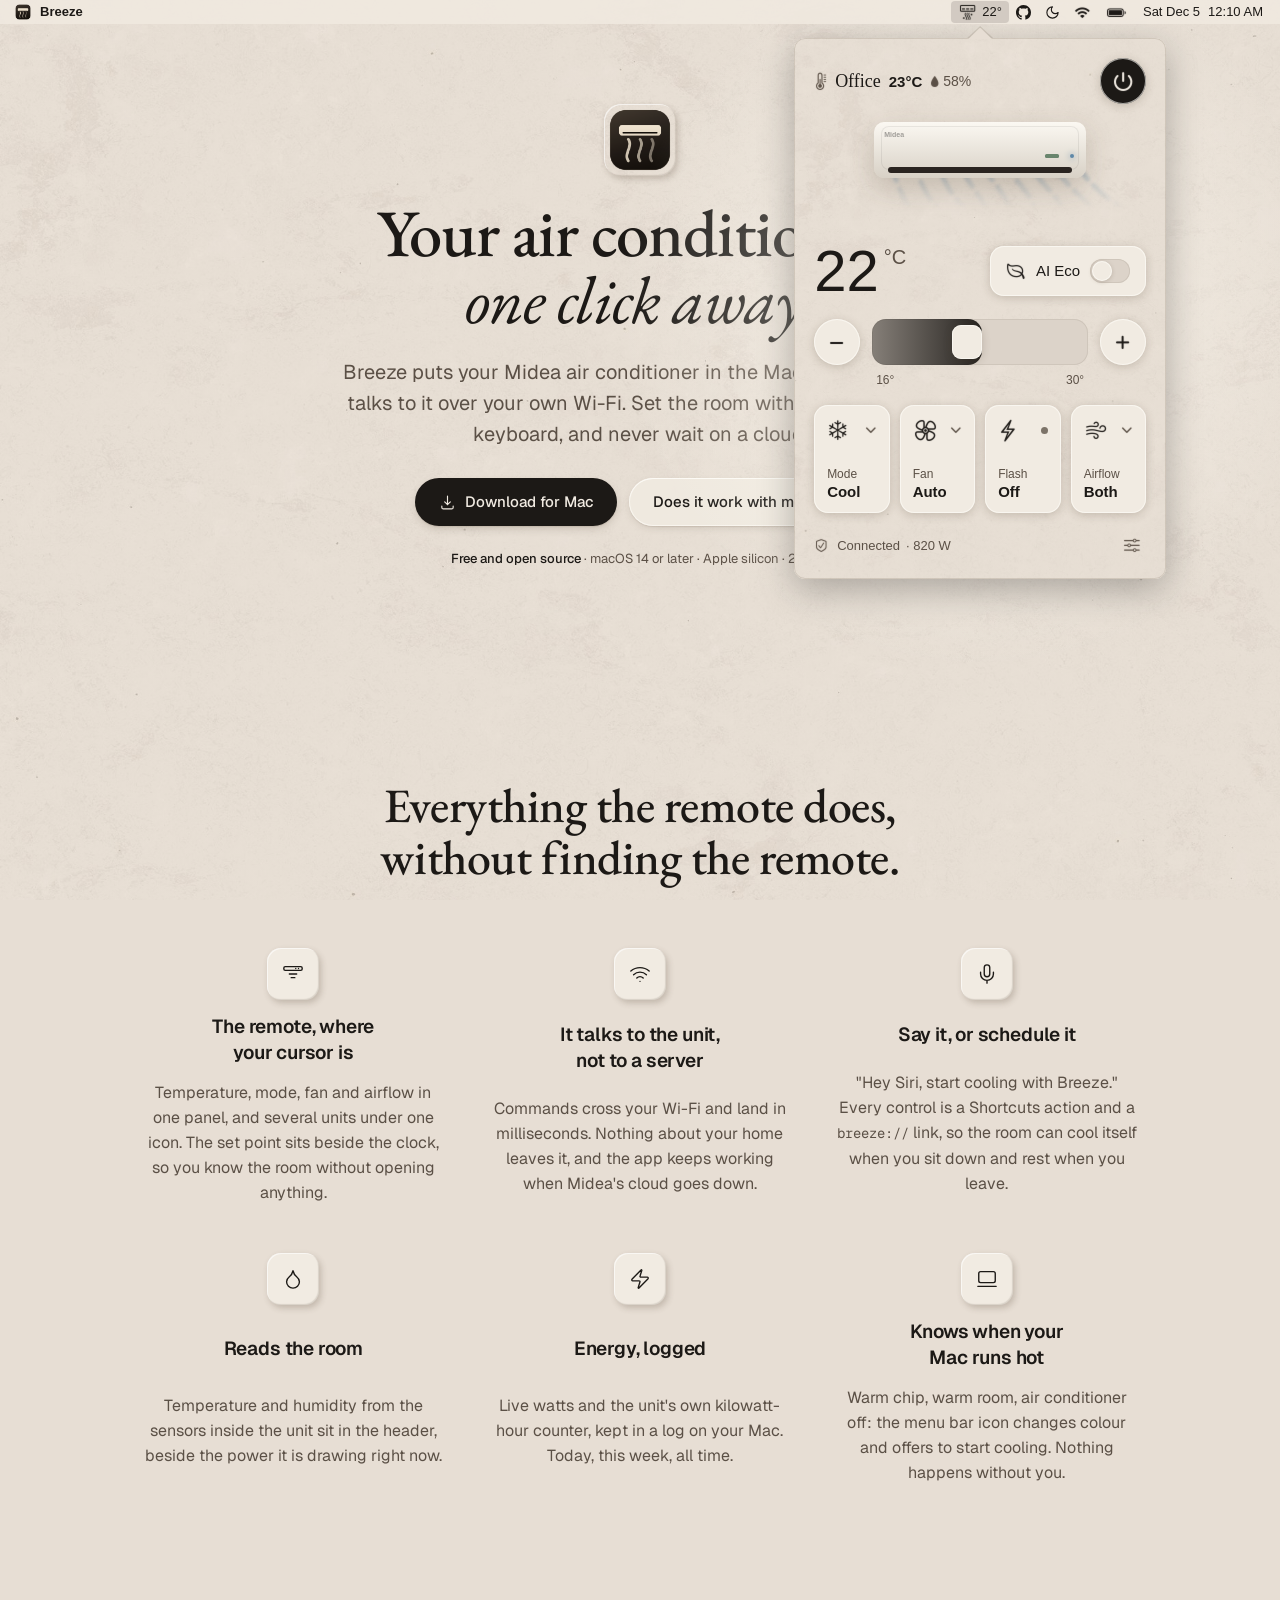
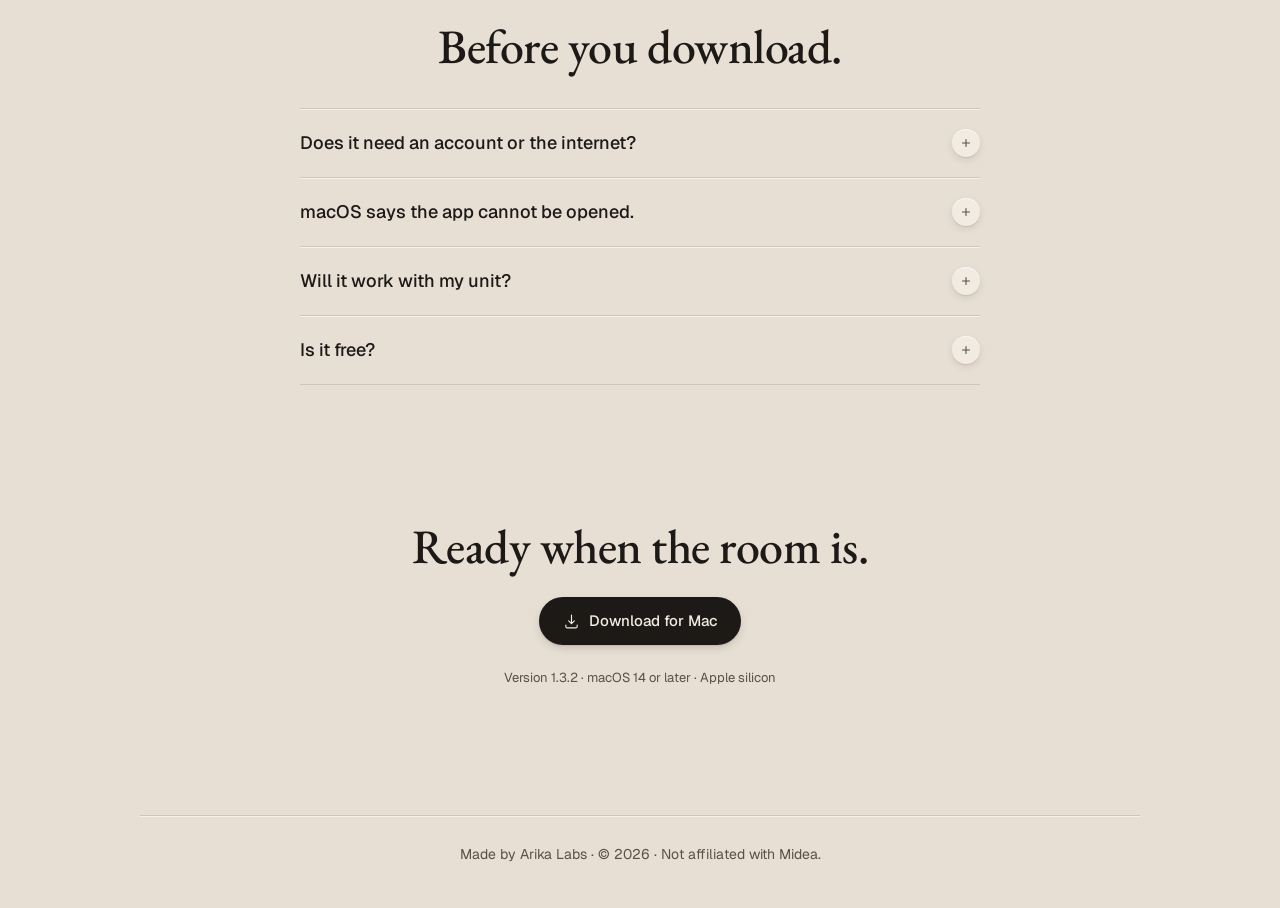
<file: site/index.html>
<!doctype html>
<html lang="en">
<head>
<meta charset="utf-8">
<meta name="viewport" content="width=device-width, initial-scale=1, viewport-fit=cover">
<!-- artifact:head -->
<title>Breeze</title>
<meta name="description" content="Breeze puts your Midea air conditioner in the Mac menu bar and talks to it over your own Wi-Fi. Free and open source, by Arika Labs.">
<link rel="icon" href="assets/icon.png" type="image/png">
<link rel="apple-touch-icon" href="assets/icon.png">
<meta property="og:type" content="website">
<meta property="og:title" content="Breeze">
<meta property="og:description" content="Your air conditioner, one click away. A Mac menu bar app for Midea units, by Arika Labs.">
<meta property="og:url" content="https://breeze.arikalabs.com/">
<meta property="og:image" content="https://breeze.arikalabs.com/assets/icon.png">
<meta name="twitter:card" content="summary">
<link rel="stylesheet" href="https://fonts.googleapis.com/css2?family=EB+Garamond:ital,wght@0,400;0,500;1,400;1,500&family=Geist:wght@400;500;600&family=Geist+Mono&display=swap">
<link rel="stylesheet" href="assets/site.css">
<style>
/* The stone is painted here, in the page, so its relative paths resolve against the document in every browser; the scan shows at four tenths under a wash of the ground colour. */
:root{--stone:url("assets/stone-light.jpg")}
@media (prefers-color-scheme:dark){ :root:not([data-theme="light"]){--stone:url("assets/stone-dark.jpg")} }
:root[data-theme="dark"]{--stone:url("assets/stone-dark.jpg")}
body{background:linear-gradient(var(--wash),var(--wash)) 0 0 / 100% 100% fixed,var(--stone) 0 0 / 1400px repeat fixed var(--surface)}
.sheet{background:linear-gradient(var(--wash),var(--wash)),var(--stone) center / 1400px var(--surface)}
</style>
<style>
/* panel:css */
/* The Breeze panel, measured from Sources/Breeze/*.swift. Points become CSS pixels; SwiftUI shadow radius r becomes a CSS blur of 2r. */
.bz{position:relative;width:372px;height:541px;box-sizing:border-box;padding:20px;display:flex;flex-direction:column;border-radius:11px;box-shadow:inset 0 0 0 1px var(--pop-edge);background:linear-gradient(var(--wash),var(--wash)) 0 0 / 100% 100%,var(--stone) 0 0 / 960px repeat var(--surface);color:var(--ink);font:400 15px/normal -apple-system,BlinkMacSystemFont,"SF Pro Text","Helvetica Neue",sans-serif;text-align:left;letter-spacing:normal;user-select:none;-webkit-user-select:none;--cool:#5f88a8;--heat:#b5593b;--shadow:rgba(74,58,40,.22);--air:var(--cool)}
:root[data-theme="dark"] .bz{--cool:#a9c4da;--heat:#e8907c;--shadow:rgba(0,0,0,.6)}
@media (prefers-color-scheme:dark){ :root:not([data-theme="light"]) .bz{--cool:#a9c4da;--heat:#e8907c;--shadow:rgba(0,0,0,.6)} }
.bz *{box-sizing:border-box}
:where(.bz button){font:inherit;color:inherit;border:0;padding:0;margin:0;background:none;cursor:default;-webkit-appearance:none;appearance:none}
.bz button:focus-visible{outline:2px solid var(--ink);outline-offset:2px}
.sym{display:inline-block;flex:none;background:currentColor;-webkit-mask-image:var(--i);-webkit-mask-size:100% 100%;-webkit-mask-repeat:no-repeat;-webkit-mask-position:center;mask-image:var(--i);mask-size:100% 100%;mask-repeat:no-repeat;mask-position:center}
.bz-sp{flex:1}
.bz-key{background:var(--raised);box-shadow:inset 0 0 0 1px var(--edge),0 2px 10px var(--shadow);transition:background .15s ease}
.bz-key:hover{background:var(--selected)}
.bz-round{width:46px;height:46px;border-radius:50%;display:grid;place-items:center;flex:none}

/* Symbols: the exact SF Symbol rendered at the size and weight the view uses; width and height are the symbol's own point size. */
.s-therm{--i:url([data-uri]);width:13px;height:20px}
.s-drop{--i:url([data-uri]);width:10px;height:13px}
.s-power{--i:url([data-uri]);width:23px;height:23px}
.s-minus{--i:url([data-uri]);width:18px;height:5px}
.s-plus{--i:url([data-uri]);width:18px;height:16px}
.s-leaf{--i:url([data-uri]);width:20px;height:18px}
.s-snowflake{--i:url([data-uri]);width:22px;height:22px}
.s-sun{--i:url([data-uri]);width:26px;height:24px}
.s-dry{--i:url([data-uri]);width:18px;height:22px}
.s-fan{--i:url([data-uri]);width:26px;height:24px}
.s-auto{--i:url([data-uri]);width:25px;height:22px}
.s-bolt{--i:url([data-uri]);width:20px;height:25px}
.s-wind{--i:url([data-uri]);width:25px;height:20px}
.s-chev{--i:url([data-uri]);width:12px;height:8px}
.s-shield{--i:url([data-uri]);width:15px;height:15px}
.s-sliders{--i:url([data-uri]);width:20px;height:16px}

/* Header */
.bz-head{display:flex;align-items:center;gap:8px;height:46px;flex:none}
.bz-head .s-therm{color:var(--ink-muted)}
.bz-name{font:400 18px/normal ui-serif,-apple-system-ui-serif,"New York","Iowan Old Style",Georgia,serif}
.bz-room{font-weight:600}
.bz-hum{display:flex;align-items:center;gap:3px;font-size:14px;color:var(--ink-muted);font-variant-numeric:tabular-nums}
.bz-power.on,.bz-power.on:hover{background:var(--primary);color:var(--on-primary)}

/* Hero: the unit and the air beneath it */
.bz-hero{position:relative;height:132px;flex:none}
.bz-unit{position:absolute;left:60px;top:18px;width:212px;height:56px;border-radius:10px;background:linear-gradient(#fbf8f2,#d8d1c6);box-shadow:0 10px 28px var(--shadow)}
.bz-inner{position:absolute;left:7px;top:4px;width:198px;height:44px;border-radius:8px;box-shadow:inset 0 0 0 1px rgba(0,0,0,.07)}
.bz-vent{position:absolute;left:14px;top:45px;width:184px;height:6px;border-radius:3px;background:#2a2420}
.bz-brand{position:absolute;left:20px;top:12px;transform:translate(-50%,-50%);font:600 7px/normal -apple-system,BlinkMacSystemFont,"SF Pro Text",sans-serif;color:rgba(0,0,0,.35);white-space:nowrap}
.bz-led{position:absolute;left:171px;top:32px;width:14px;height:4px;border-radius:1.5px;background:var(--success);opacity:.7}
.bz-dot{position:absolute;left:196px;top:32px;width:4px;height:4px;border-radius:50%;background:var(--air);box-shadow:0 0 6px var(--air)}
.bz.off .bz-dot{background:rgba(0,0,0,.12);box-shadow:none}
.bz-air{position:absolute;left:16px;top:56px;width:300px;height:76px;filter:blur(1.4px);pointer-events:none;transition:opacity .5s ease}
.bz.off .bz-air{opacity:0}

/* Readout and Eco */
.bz-temp{display:flex;align-items:center;height:69px;flex:none}
.bz-big{display:flex;align-items:last baseline;gap:5px}
.bz-whole{font-size:58px;font-weight:500;font-variant-numeric:tabular-nums;display:inline-block}
.bz-whole.roll{animation:bz-roll .2s ease-in-out}
@keyframes bz-roll{from{transform:translateY(calc(var(--dir,1) * 10px));opacity:0}to{transform:none;opacity:1}}
.bz-col{display:flex;flex-direction:column;justify-content:space-between;width:34px;height:50px;font-size:20px;font-weight:500;font-variant-numeric:tabular-nums}
.bz-unitsym{color:var(--ink-muted)}
.bz-frac{opacity:0;transition:opacity .2s ease}
.bz.half .bz-frac{opacity:1}
.bz-eco{display:flex;align-items:center;gap:10px;padding:13px 16px;border-radius:14px;background:var(--raised);box-shadow:inset 0 0 0 1px var(--edge),0 2px 10px var(--shadow);font-weight:500;white-space:nowrap}
.bz-eco .s-leaf{color:var(--ink)}
.bz-eco.on .s-leaf{color:var(--success)}
.bz-sw{position:relative;width:40px;height:24px;border-radius:12px;background:var(--sunken);box-shadow:inset 0 0 0 1px var(--line);transition:background .15s ease,box-shadow .15s ease;flex:none}
.bz-sw .bz-thumb{position:absolute;top:2px;left:2px;width:20px;height:20px;border-radius:50%;background:var(--raised);box-shadow:inset 0 0 0 1px var(--edge),0 1px 4px var(--shadow);transition:left .15s ease,background .15s ease}
.bz-sw.on{background:var(--primary);box-shadow:inset 0 0 0 1px var(--edge)}
.bz-sw.on .bz-thumb{left:18px;background:var(--on-primary)}

/* Slider */
.bz-slider{display:flex;align-items:center;gap:12px;margin-top:14px;height:46px;flex:none}
.bz-track{position:relative;flex:1;height:46px;border-radius:14px;background:var(--sunken);box-shadow:inset 0 0 0 1px var(--line);touch-action:none}
.bz-fill{position:absolute;left:0;top:0;bottom:0;width:calc((100% - 30px) * var(--f,0) + 30px);border-radius:14px;background:linear-gradient(90deg,color-mix(in srgb,var(--primary) 45%,transparent),color-mix(in srgb,var(--primary) 95%,transparent));transition:width .15s cubic-bezier(.2,.8,.2,1)}
.bz-knob{position:absolute;top:6px;left:calc((100% - 30px) * var(--f,0));width:30px;height:34px;border-radius:9px;background:var(--raised);box-shadow:inset 0 0 0 1px var(--edge),0 2px 8px var(--shadow);transition:left .15s cubic-bezier(.2,.8,.2,1)}
.bz.dragging .bz-knob,.bz.dragging .bz-fill{transition:none}
.bz-range{display:flex;justify-content:space-between;padding:0 62px;margin-top:8px;font-size:12px;color:var(--ink-muted);flex:none}
.bz.off .bz-temp,.bz.off .bz-slider,.bz.off .bz-range{opacity:.55}

/* Tiles */
.bz-tiles{display:flex;gap:10px;margin-top:18px;height:108px;flex:none}
.bz-tile{flex:1;min-width:0;height:108px;border-radius:14px;padding:13px;display:flex;flex-direction:column;align-items:stretch;text-align:left;position:relative}
.bz-row{display:flex;align-items:center;justify-content:space-between;height:24px;flex:none}
.bz-chev{color:var(--ink-muted)}
.bz-tdot{width:7px;height:7px;border-radius:50%;background:var(--line-strong);flex:none;transition:background .15s ease,box-shadow .15s ease}
.bz-tdot.on{background:var(--success);box-shadow:0 0 8px color-mix(in srgb,var(--success) 80%,transparent)}
.bz-grow{flex:1;min-height:6px}
.bz-lbl{font-size:12px;color:var(--ink-muted);white-space:nowrap}
.bz-val{font-size:15px;font-weight:600;margin-top:2px;white-space:nowrap;transform-origin:left center}

/* Footer */
.bz-foot{display:flex;align-items:center;gap:6px;margin-top:18px;height:28px;font-size:13px;color:var(--ink-muted);flex:none}
.bz-status{display:flex;align-items:center;gap:8px}
.bz-settings{width:28px;height:28px;display:grid;place-items:center;color:var(--ink-muted)}

/* The system menu a tile opens: macOS's own material, not the stone. */
.bz-menu{position:absolute;z-index:6;min-width:132px;padding:5px;border-radius:7px;background:rgba(242,242,242,.82);backdrop-filter:blur(40px) saturate(1.8);-webkit-backdrop-filter:blur(40px) saturate(1.8);box-shadow:0 0 0 .5px rgba(0,0,0,.18),0 12px 32px rgba(0,0,0,.22);font:400 13px/normal -apple-system,BlinkMacSystemFont,"SF Pro Text",sans-serif;color:#1d1d1f}
:root[data-theme="dark"] .bz-menu{background:rgba(44,44,46,.84);color:#f2f2f2;box-shadow:0 0 0 .5px rgba(255,255,255,.14),0 12px 32px rgba(0,0,0,.6)}
.bz-menu button{display:flex;align-items:center;gap:8px;width:100%;height:22px;padding:0 8px;border-radius:5px;text-align:left;white-space:nowrap;color:inherit}
.bz-menu button:hover,.bz-menu button:focus-visible{background:#2f7cf6;color:#fff;outline:0}
.bz-menu .sym{height:14px}
.bz-menu .s-snowflake{width:14px}.bz-menu .s-sun{width:15px}.bz-menu .s-dry{width:11px}.bz-menu .s-fan{width:15px}.bz-menu .s-auto{width:16px}
.bz-menu hr{border:0;height:1px;margin:5px 9px;background:rgba(0,0,0,.1)}
:root[data-theme="dark"] .bz-menu hr{background:rgba(255,255,255,.14)}
@media (prefers-reduced-motion:reduce){ .bz-whole.roll{animation:none} .bz *{transition:none!important} }
/* /panel:css */
</style>
<!-- /artifact:head -->
</head>
<body>
<!-- artifact:body -->
<script>(function(){try{var s=localStorage.getItem('breeze-theme');document.documentElement.setAttribute('data-theme',(s==='light'||s==='dark')?s:(window.matchMedia&&matchMedia('(prefers-color-scheme: dark)').matches?'dark':'light'));}catch(e){}})();</script>
<svg width="0" height="0" style="position:absolute" aria-hidden="true">
  <defs>
    <symbol id="i-sun" viewBox="0 0 24 24"><circle cx="12" cy="12" r="4"/><path d="M12 2v2M12 20v2M4.93 4.93l1.41 1.41M17.66 17.66l1.41 1.41M2 12h2M20 12h2M6.34 17.66l-1.41 1.41M19.07 4.93l-1.41 1.41"/></symbol>
    <symbol id="i-moon" viewBox="0 0 24 24"><path d="M12 3a6 6 0 0 0 9 9 9 9 0 1 1-9-9Z"/></symbol>
    <symbol id="i-down" viewBox="0 0 24 24"><path d="M12 3v12m0 0 4-4m-4 4-4-4M4 17v2a2 2 0 0 0 2 2h12a2 2 0 0 0 2-2v-2"/></symbol>
    <symbol id="i-bar" viewBox="0 0 24 24"><rect x="2" y="4" width="20" height="4" rx="1.5"/><path d="M15 6h.01M18 6h.01M8 12h8M10 16h4"/></symbol>
    <symbol id="i-wifi" viewBox="0 0 24 24"><path d="M12 20h.01M2 8.82a15 15 0 0 1 20 0M5 12.86a10 10 0 0 1 14 0M8.5 16.43a5 5 0 0 1 7 0"/></symbol>
    <symbol id="i-drop" viewBox="0 0 24 24"><path d="M12 22a7 7 0 0 0 7-7c0-2-1-3.9-3-5.5s-3.5-4-4-6.5c-.5 2.5-2 4.9-4 6.5C6 11.1 5 13 5 15a7 7 0 0 0 7 7z"/></symbol>
    <symbol id="i-bolt" viewBox="0 0 24 24"><path d="M4 14a1 1 0 0 1-.78-1.63l9.9-10.2a.5.5 0 0 1 .86.46l-1.92 6.02A1 1 0 0 0 13 10h7a1 1 0 0 1 .78 1.63l-9.9 10.2a.5.5 0 0 1-.86-.46l1.92-6.02A1 1 0 0 0 11 14z"/></symbol>
    <symbol id="i-laptop" viewBox="0 0 24 24"><rect x="3" y="4" width="18" height="12" rx="2"/><path d="M2 20h20"/></symbol>
    <symbol id="i-mic" viewBox="0 0 24 24"><path d="M12 2a3 3 0 0 0-3 3v7a3 3 0 0 0 6 0V5a3 3 0 0 0-3-3Z"/><path d="M19 10v2a7 7 0 0 1-14 0v-2M12 19v3"/></symbol>
    <symbol id="i-plus" viewBox="0 0 24 24"><path d="M12 5v14M5 12h14"/></symbol>
    <symbol id="i-x" viewBox="0 0 24 24"><path d="M18 6 6 18M6 6l12 12"/></symbol>
  </defs>
</svg>

<header class="top">
  <a class="app" href="#top"><img src="assets/icon.png" width="18" height="18" alt="">Breeze</a>
  <button class="it mb-status open" id="statusItem" type="button" aria-expanded="true" aria-controls="pop" aria-label="Breeze, 22°. Open or close the panel"><i class="sym s-ac" aria-hidden="true"></i><span id="statusTitle">22°</span></button>
  <a class="it" href="https://github.com/ArikaLabs/Breeze" aria-label="Breeze on GitHub" title="GitHub"><svg viewBox="0 0 16 16" fill="currentColor" aria-hidden="true"><path d="M8 0C3.58 0 0 3.58 0 8c0 3.54 2.29 6.53 5.47 7.59.4.07.55-.17.55-.38 0-.19-.01-.82-.01-1.49-2.01.37-2.53-.49-2.69-.94-.09-.23-.48-.94-.82-1.13-.28-.15-.68-.52-.01-.53.63-.01 1.08.58 1.23.82.72 1.21 1.87.87 2.33.66.07-.52.28-.87.51-1.07-1.78-.2-3.64-.89-3.64-3.95 0-.87.31-1.59.82-2.15-.08-.2-.36-1.02.08-2.12 0 0 .67-.21 2.2.82.64-.18 1.32-.27 2-.27.68 0 1.36.09 2 .27 1.53-1.04 2.2-.82 2.2-.82.44 1.1.16 1.92.08 2.12.51.56.82 1.27.82 2.15 0 3.07-1.87 3.75-3.65 3.95.29.25.54.73.54 1.48 0 1.07-.01 1.93-.01 2.2 0 .21.15.46.55.38A8.013 8.013 0 0 0 16 8c0-4.42-3.58-8-8-8z"/></svg></a>
  <button class="it" id="theme" type="button" aria-label="Switch to the dark theme">
    <svg class="only-light" fill="none" stroke="currentColor" stroke-width="1.8" stroke-linecap="round" stroke-linejoin="round" aria-hidden="true"><use href="#i-moon"/></svg>
    <svg class="only-dark" fill="none" stroke="currentColor" stroke-width="1.8" stroke-linecap="round" stroke-linejoin="round" aria-hidden="true"><use href="#i-sun"/></svg>
  </button>
  <span class="it" aria-hidden="true"><i class="sym s-wifi"></i></span>
  <span class="it" aria-hidden="true"><i class="sym s-battery"></i></span>
  <span class="it clock"><span class="date" id="clockDate"></span><span id="clockTime"></span></span>
</header>

<main id="top">
  <section class="hero">
    <div class="wrap">
      <div class="copy">
        <img class="icon" src="assets/icon.png" width="72" height="72" alt="">
        <h1>Your air conditioner,<br><em>one click away.</em></h1>
        <p class="lede">Breeze puts your Midea air conditioner in the Mac menu bar and talks to it over your own Wi-Fi. Set the room without leaving the keyboard, and never wait on a cloud.</p>
        <div class="cta">
          <a class="btn btn-primary" href="/download"><svg fill="none" stroke="currentColor" stroke-width="1.6" stroke-linecap="round" stroke-linejoin="round" aria-hidden="true"><use href="#i-down"/></svg>Download for Mac</a>
          <button class="btn btn-secondary" type="button" data-open="models">Does it work with my unit?</button>
        </div>
        <p class="fine"><b>Free and open source</b> · macOS 14 or later · Apple silicon · 2.6 MB</p>
      </div>
    </div>
    <div class="pop-wrap" id="popWrap">
      <div class="pop-scale" id="popScale">
        <div class="pop-arrow" id="popArrow" aria-hidden="true"></div>
        <div class="pop" id="pop">
<!-- panel:html -->
<div class="bz" id="bz" aria-label="Breeze, the control panel, working">
  <div class="bz-head">
    <i class="sym s-therm" aria-hidden="true"></i>
    <span class="bz-name">Office</span>
    <span class="bz-room" title="Room temperature, measured by the unit">23°C</span>
    <span class="bz-hum" title="Indoor humidity 58%, measured by the unit"><i class="sym s-drop" aria-hidden="true"></i><span>58%</span></span>
    <span class="bz-sp"></span>
    <button class="bz-key bz-round bz-power on" id="bzPower" type="button" aria-label="Turn off" aria-pressed="true" title="Turn off"><i class="sym s-power" aria-hidden="true"></i></button>
  </div>
  <div class="bz-hero" aria-hidden="true">
    <canvas class="bz-air" id="bzAir" width="600" height="152"></canvas>
    <div class="bz-unit"><span class="bz-inner"></span><span class="bz-brand">Midea</span><span class="bz-led"></span><span class="bz-dot"></span><span class="bz-vent"></span></div>
  </div>
  <div class="bz-temp">
    <div class="bz-big" aria-live="polite" aria-atomic="true"><span class="bz-whole" id="bzWhole">22</span><span class="bz-col"><span class="bz-unitsym">°C</span><span class="bz-frac" id="bzFrac">.5</span></span></div>
    <span class="bz-sp"></span>
    <div class="bz-eco" id="bzEco"><i class="sym s-leaf" aria-hidden="true"></i><span>AI Eco</span><button class="bz-sw" id="bzEcoSw" type="button" role="switch" aria-checked="false" aria-label="AI Eco"><span class="bz-thumb"></span></button></div>
  </div>
  <div class="bz-slider">
    <button class="bz-key bz-round" id="bzMinus" type="button" aria-label="Half a degree cooler"><i class="sym s-minus" aria-hidden="true"></i></button>
    <div class="bz-track" id="bzTrack" role="slider" tabindex="0" aria-label="Target temperature" aria-valuemin="16" aria-valuemax="30" aria-valuenow="22" aria-valuetext="22 degrees"><span class="bz-fill" id="bzFill"></span><span class="bz-knob" id="bzKnob"></span></div>
    <button class="bz-key bz-round" id="bzPlus" type="button" aria-label="Half a degree warmer"><i class="sym s-plus" aria-hidden="true"></i></button>
  </div>
  <div class="bz-range" aria-hidden="true"><span>16°</span><span>30°</span></div>
  <div class="bz-tiles">
    <button class="bz-key bz-tile" id="bzMode" type="button" aria-haspopup="menu" aria-expanded="false"><span class="bz-row"><i class="sym s-snowflake" id="bzModeIcon" aria-hidden="true"></i><i class="sym s-chev bz-chev" aria-hidden="true"></i></span><span class="bz-grow"></span><span class="bz-lbl">Mode</span><span class="bz-val" id="bzModeVal">Cool</span></button>
    <button class="bz-key bz-tile" id="bzFan" type="button" aria-haspopup="menu" aria-expanded="false"><span class="bz-row"><i class="sym s-fan" aria-hidden="true"></i><i class="sym s-chev bz-chev" aria-hidden="true"></i></span><span class="bz-grow"></span><span class="bz-lbl">Fan</span><span class="bz-val" id="bzFanVal">Auto</span></button>
    <button class="bz-key bz-tile" id="bzFlash" type="button" aria-pressed="false"><span class="bz-row"><i class="sym s-bolt" aria-hidden="true"></i><span class="bz-tdot" id="bzFlashDot"></span></span><span class="bz-grow"></span><span class="bz-lbl">Flash</span><span class="bz-val" id="bzFlashVal">Off</span></button>
    <button class="bz-key bz-tile" id="bzSwing" type="button" aria-haspopup="menu" aria-expanded="false"><span class="bz-row"><i class="sym s-wind" aria-hidden="true"></i><i class="sym s-chev bz-chev" aria-hidden="true"></i></span><span class="bz-grow"></span><span class="bz-lbl">Airflow</span><span class="bz-val" id="bzSwingVal">Both</span></button>
  </div>
  <div class="bz-foot">
    <span class="bz-status"><i class="sym s-shield" aria-hidden="true"></i><span>Connected</span></span><span id="bzWatts">· 820 W</span><span class="bz-sp"></span><button class="bz-settings" type="button" aria-label="Settings" title="Settings"><i class="sym s-sliders" aria-hidden="true"></i></button>
  </div>
  <div class="bz-menu" id="bzMenu" role="menu" hidden></div>
</div>
<!-- /panel:html -->
        </div>
      </div>
    </div>
  </section>

  <section class="why" id="why">
    <div class="wrap">
      <h2>Everything the remote does, without finding the remote.</h2>
      <div class="three">
        <div class="feature">
          <div class="relief"><svg fill="none" stroke="currentColor" stroke-width="1.5" stroke-linecap="round" stroke-linejoin="round" aria-hidden="true"><use href="#i-bar"/></svg></div>
          <h3>The remote, where your cursor is</h3>
          <p>Temperature, mode, fan and airflow in one panel, and several units under one icon. The set point sits beside the clock, so you know the room without opening anything.</p>
        </div>
        <div class="feature">
          <div class="relief"><svg fill="none" stroke="currentColor" stroke-width="1.5" stroke-linecap="round" stroke-linejoin="round" aria-hidden="true"><use href="#i-wifi"/></svg></div>
          <h3>It talks to the unit, not to a server</h3>
          <p>Commands cross your Wi-Fi and land in milliseconds. Nothing about your home leaves it, and the app keeps working when Midea's cloud goes down.</p>
        </div>
        <div class="feature">
          <div class="relief"><svg fill="none" stroke="currentColor" stroke-width="1.5" stroke-linecap="round" stroke-linejoin="round" aria-hidden="true"><use href="#i-mic"/></svg></div>
          <h3>Say it, or schedule it</h3>
          <p>"Hey Siri, start cooling with Breeze." Every control is a Shortcuts action and a <code>breeze://</code> link, so the room can cool itself when you sit down and rest when you leave.</p>
        </div>
        <div class="feature">
          <div class="relief"><svg fill="none" stroke="currentColor" stroke-width="1.5" stroke-linecap="round" stroke-linejoin="round" aria-hidden="true"><use href="#i-drop"/></svg></div>
          <h3>Reads the room</h3>
          <p>Temperature and humidity from the sensors inside the unit sit in the header, beside the power it is drawing right now.</p>
        </div>
        <div class="feature">
          <div class="relief"><svg fill="none" stroke="currentColor" stroke-width="1.5" stroke-linecap="round" stroke-linejoin="round" aria-hidden="true"><use href="#i-bolt"/></svg></div>
          <h3>Energy, logged</h3>
          <p>Live watts and the unit's own kilowatt-hour counter, kept in a log on your Mac. Today, this week, all time.</p>
        </div>
        <div class="feature">
          <div class="relief"><svg fill="none" stroke="currentColor" stroke-width="1.5" stroke-linecap="round" stroke-linejoin="round" aria-hidden="true"><use href="#i-laptop"/></svg></div>
          <h3>Knows when your Mac runs hot</h3>
          <p>Warm chip, warm room, air conditioner off: the menu bar icon changes colour and offers to start cooling. Nothing happens without you.</p>
        </div>
      </div>
    </div>
  </section>

  <section class="faq" id="faq">
    <div class="wrap">
      <div class="inner">
        <h2>Before you download.</h2>
        <details>
          <summary>Does it need an account or the internet?<span class="pm"><svg fill="none" stroke="currentColor" stroke-width="2.2" stroke-linecap="round" aria-hidden="true"><use href="#i-plus"/></svg></span></summary>
          <div class="a"><p>Once. During setup Breeze signs in to the MSmartHome account your unit is paired with, fetches the unit's local key, and forgets your password. From then on it only talks to the unit over your Wi-Fi. No analytics, no telemetry, no account with us.</p></div>
        </details>
        <details id="allow">
          <summary>macOS says the app cannot be opened.<span class="pm"><svg fill="none" stroke="currentColor" stroke-width="2.2" stroke-linecap="round" aria-hidden="true"><use href="#i-plus"/></svg></span></summary>
          <div class="a">
            <p>Breeze is not yet notarized by Apple, so the first launch is blocked. Click Done (macOS 15) or Cancel (macOS 14), then within the hour open System Settings → Privacy &amp; Security and choose Open Anyway. On macOS 14 you can instead Control-click Breeze and choose Open. It happens once. In Terminal, this does the same:</p>
            <div class="cmd"><code id="xattr">xattr -dr com.apple.quarantine /Applications/Breeze.app</code><button type="button" id="copy" aria-label="Copy command">Copy</button></div>
          </div>
        </details>
        <details>
          <summary>Will it work with my unit?<span class="pm"><svg fill="none" stroke="currentColor" stroke-width="2.2" stroke-linecap="round" aria-hidden="true"><use href="#i-plus"/></svg></span></summary>
          <div class="a"><p>If it is a Midea-made air conditioner with Wi-Fi and the MSmartHome app controls it, yes. Units sold under other names on the same module should work but have not been tried here. <a class="u" href="#models" data-open="models">See the list of models</a>.</p></div>
        </details>
        <details>
          <summary>Is it free?<span class="pm"><svg fill="none" stroke="currentColor" stroke-width="2.2" stroke-linecap="round" aria-hidden="true"><use href="#i-plus"/></svg></span></summary>
          <div class="a"><p>Free, and open source under the MIT license. The code, the issues and every release are on <a class="u" href="https://github.com/ArikaLabs/Breeze">GitHub</a>.</p></div>
        </details>
      </div>
    </div>
  </section>

  <section class="closing">
    <div class="wrap center">
      <h2>Ready when the room is.</h2>
      <a class="btn btn-primary" href="/download"><svg fill="none" stroke="currentColor" stroke-width="1.6" stroke-linecap="round" stroke-linejoin="round" aria-hidden="true"><use href="#i-down"/></svg>Download for Mac</a>
      <p class="fine">Version 1.3.2 · macOS 14 or later · Apple silicon</p>
    </div>
  </section>
</main>

<footer>
  <div class="wrap">
    <p class="row">Made by Arika Labs · © 2026 · Not affiliated with Midea.</p>
  </div>
</footer>

<dialog id="models" aria-labelledby="models-title">
  <div class="sheet">
    <div class="sheet-head">
      <h2 id="models-title" tabindex="-1">Will it work with my unit?</h2>
      <button class="close" type="button" data-close aria-label="Close"><svg fill="none" stroke="currentColor" stroke-width="2.2" stroke-linecap="round" aria-hidden="true"><use href="#i-x"/></svg></button>
    </div>
    <p>Breeze speaks the local protocol of the Wi-Fi module Midea has built into its air conditioners since about 2019, sold under its own name and a dozen others. One condition: the unit must be paired in the MSmartHome app, because Midea's cloud hands the local key only to the account that owns it.</p>
    <p>A quick check. When you set the unit up, it broadcast a Wi-Fi network called <code>net_ac_XXXX</code>, and MSmartHome controls it today. If both are true, Breeze will find it.</p>
    <div class="table-wrap">
      <table>
        <thead><tr><th scope="col">Unit</th><th scope="col">Status</th></tr></thead>
        <tbody>
          <tr><td>Midea AI ECOMASTER and Prime Guard splits (remote RG10E21)</td><td><span class="status s-yes">Tested</span></td></tr>
          <tr><td>Other Midea-branded splits, portables and window units with built-in Wi-Fi</td><td><span class="status s-likely">Expected to work</span></td></tr>
          <tr><td>Comfee, Carrier (Midea-built mini-splits), Toshiba (Midea-Toshiba lines), Inventor, Kaisai, Rotenso, Mr Cool, Pioneer, Senville, Bosch Climate 5000, Danby, Keystone, Vivax, Qlima, Mitsui, Artel</td><td><span class="status s-maybe">Same module, untested</span></td></tr>
          <tr><td>Units with the OSK102, OSK103 or OSK105 USB SmartKey</td><td><span class="status s-maybe">Same module, untested</span></td></tr>
          <tr><td>Units paired only in NetHome Plus or Midea Air</td><td><span class="status s-maybe">Pair in MSmartHome first</span></td></tr>
          <tr><td>Older V2 Wi-Fi modules, roughly before 2019</td><td><span class="status s-no">Not yet</span></td></tr>
          <tr><td>Dehumidifiers, heat pump water heaters, fans</td><td><span class="status s-no">Not supported</span></td></tr>
        </tbody>
      </table>
    </div>
    <p class="note">Simpler models show fewer tiles: no Eco, no Flash, no humidity, no power figures. Only the first row has been tried here. If yours misbehaves, use Settings → Copy diagnostics and <a class="u" href="https://github.com/ArikaLabs/Breeze/issues">open an issue</a>.</p>
  </div>
</dialog>

<script>
// panel:js
// The panel's behaviour, ported from DeviceStore/ControlPanelView: the same state, the same rules.
window.BreezePanel = (function(){
  var $ = function(id){ return document.getElementById(id); };
  var root = $('bz'); if (!root) return null;
  var S = { power: true, temp: 22, mode: 'cool', fan: 102, flash: false, swing: 'both', eco: false };
  var MODES = [['auto','Auto','s-auto'],['cool','Cool','s-snowflake'],['dry','Dry','s-dry'],['heat','Heat','s-sun'],['fan','Fan','s-fan']];
  var FANS = [[102,'Auto'],[40,'Low'],[60,'Medium'],[80,'High']];
  var SWINGS = [['off','Off'],['vertical','Vertical'],['horizontal','Horizontal'],['both','Both']];
  var MIN = 16, MAX = 30, listeners = [];
  function find(list, key){ for (var i = 0; i < list.length; i++) if (list[i][0] === key) return list[i]; return list[0]; }
  function isDark(){ return document.documentElement.getAttribute('data-theme') === 'dark'; }

  // Status item title, as DeviceStore.updateTitle builds it.
  function title(){ if (!S.power) return 'Off'; return (S.temp % 1 ? S.temp.toFixed(1) : String(S.temp)) + '°'; }

  var lastWhole = 22;
  function render(){
    root.classList.toggle('off', !S.power);
    root.classList.toggle('half', S.temp % 1 !== 0);
    root.style.setProperty('--air', S.mode === 'heat' ? 'var(--heat)' : 'var(--cool)');
    var whole = Math.floor(S.temp), w = $('bzWhole');
    if (whole !== lastWhole) {
      w.style.setProperty('--dir', whole > lastWhole ? 1 : -1);
      w.classList.remove('roll'); void w.offsetWidth; w.classList.add('roll');
      lastWhole = whole;
    }
    w.textContent = whole;
    var track = $('bzTrack');
    track.style.setProperty('--f', (S.temp - MIN) / (MAX - MIN));
    track.setAttribute('aria-valuenow', S.temp); track.setAttribute('aria-valuetext', S.temp + ' degrees');
    var p = $('bzPower'); p.classList.toggle('on', S.power); p.setAttribute('aria-pressed', S.power); p.setAttribute('aria-label', S.power ? 'Turn off' : 'Turn on'); p.title = p.getAttribute('aria-label');
    var m = find(MODES, S.mode); $('bzModeVal').textContent = m[1]; $('bzModeIcon').className = 'sym ' + m[2];
    $('bzFanVal').textContent = find(FANS, S.fan)[1];
    $('bzSwingVal').textContent = find(SWINGS, S.swing)[1];
    $('bzFlashVal').textContent = S.flash ? 'On' : 'Off'; $('bzFlashDot').classList.toggle('on', S.flash); $('bzFlash').setAttribute('aria-pressed', S.flash);
    $('bzEco').classList.toggle('on', S.eco); $('bzEcoSw').classList.toggle('on', S.eco); $('bzEcoSw').setAttribute('aria-checked', S.eco);
    var watts = $('bzWatts'); watts.hidden = !S.power; watts.textContent = '· ' + (S.flash ? '1.4 kW' : (S.eco ? '540 W' : '820 W'));
    fitValues();
    for (var i = 0; i < listeners.length; i++) listeners[i](S, title());
  }
  // TileBody's minimumScaleFactor(0.75): a long value shrinks to fit, never wraps.
  function fitValues(){
    var vals = root.querySelectorAll('.bz-val');
    for (var i = 0; i < vals.length; i++) {
      var el = vals[i]; el.style.fontSize = '';
      var avail = el.parentNode.clientWidth - 26, need = el.scrollWidth;
      if (need > avail) el.style.fontSize = Math.max(11.25, 15 * avail / need) + 'px';
    }
  }
  function setTemp(t){ S.temp = Math.min(MAX, Math.max(MIN, Math.round(t * 2) / 2)); render(); }

  // Air: AirflowView's canvas, line for line. Fan speed sets pace and density; swing sweeps and tilts the field.
  var canvas = $('bzAir'), ctx = canvas.getContext('2d'), dpr = Math.min(3, window.devicePixelRatio || 1), W = 300, H = 76;
  canvas.width = W * dpr; canvas.height = H * dpr;
  var t0 = Math.random() * 1000, last = 0, raf = 0, visible = true, shown = true;
  function tint(){ return S.mode === 'heat' ? (isDark() ? '#e8907c' : '#b5593b') : (isDark() ? '#a9c4da' : '#5f88a8'); }
  function rgba(hex, a){ var v = parseInt(hex.slice(1), 16); return 'rgba(' + (v >> 16) + ',' + ((v >> 8) & 255) + ',' + (v & 255) + ',' + a + ')'; }
  function draw(now){
    raf = requestAnimationFrame(draw);
    if (!S.power || !visible || !shown) return;
    if (now - last < 1000 / 30) return; last = now;
    var t = t0 + now / 1000, c = tint();
    ctx.setTransform(dpr, 0, 0, dpr, 0, 0); ctx.clearRect(0, 0, W, H);
    var speed = S.fan === 102 ? 0.6 : Math.min(Math.max(S.fan, 20), 100) / 100;
    var horizontal = S.swing === 'horizontal' || S.swing === 'both', vertical = S.swing === 'vertical' || S.swing === 'both';
    var sweep = horizontal ? Math.sin(t * 0.8) * 42 : 0;
    var tilt = vertical ? 0.5 + 0.5 * Math.sin(t * 0.65) : 0.55;
    var reach = H * (0.6 + 0.4 * tilt), spreadScale = 0.45 + 0.9 * tilt;
    var lines = 9, fieldWidth = 186, left = (W - fieldWidth) / 2;
    var alpha = 0.3 + 0.3 * speed, dashOn = 14 + 10 * speed, dashOff = 11 - 4 * speed, lineWidth = 3.5 + 2.5 * speed, flowRate = 28 + 50 * speed;
    ctx.lineCap = 'round'; ctx.lineWidth = lineWidth; ctx.setLineDash([dashOn, dashOff]);
    var g = ctx.createLinearGradient(0, 0, 0, reach);
    g.addColorStop(0, rgba(c, alpha)); g.addColorStop(0.5, rgba(c, alpha * 0.4)); g.addColorStop(1, rgba(c, 0));
    ctx.strokeStyle = g;
    for (var i = 0; i < lines; i++) {
      var fi = i / (lines - 1), x0 = left + fi * fieldWidth;
      var sway = Math.sin(t * 1.5 * (0.6 + speed) + i * 0.9) * 5;
      var spread = (fi - 0.5) * 44 * spreadScale;
      var endX = x0 + spread + sway + sweep, c1x = x0 + sweep * 0.25 + sway * 0.5, c2x = x0 + spread * 0.7 + sweep * 0.7 - sway;
      ctx.lineDashOffset = -t * flowRate + i * 7;
      ctx.beginPath(); ctx.moveTo(x0, 0); ctx.bezierCurveTo(c1x, reach * 0.35, c2x, reach * 0.7, endX, reach); ctx.stroke();
    }
  }
  raf = requestAnimationFrame(draw);
  document.addEventListener('visibilitychange', function(){ visible = !document.hidden; });

  // Menus: the tile's NSMenu, opened under the tile.
  var menu = $('bzMenu'), menuFor = null;
  function closeMenu(){ if (!menuFor) return; menu.hidden = true; menuFor.setAttribute('aria-expanded', 'false'); var b = menuFor; menuFor = null; b.focus({ preventScroll: true }); }
  function openMenu(tile, items){
    if (menuFor === tile) { closeMenu(); return; }
    closeMenu();
    menu.innerHTML = '';
    items.forEach(function(it){
      if (it === '-') { menu.appendChild(document.createElement('hr')); return; }
      var b = document.createElement('button'); b.type = 'button'; b.setAttribute('role', 'menuitem');
      if (it.icon) { var ic = document.createElement('i'); ic.className = 'sym ' + it.icon; ic.setAttribute('aria-hidden', 'true'); b.appendChild(ic); }
      b.appendChild(document.createTextNode(it.label));
      b.addEventListener('click', function(){ closeMenu(); it.run(); });
      menu.appendChild(b);
    });
    menu.style.left = tile.offsetLeft + 'px'; menu.style.top = (tile.offsetTop + tile.offsetHeight + 4) + 'px';
    menu.hidden = false; menuFor = tile; tile.setAttribute('aria-expanded', 'true');
    var first = menu.querySelector('button'); if (first) first.focus({ preventScroll: true });
  }
  document.addEventListener('pointerdown', function(e){ if (menuFor && !menu.contains(e.target) && !menuFor.contains(e.target)) closeMenu(); });
  document.addEventListener('keydown', function(e){
    if (!menuFor) return;
    var items = Array.prototype.slice.call(menu.querySelectorAll('button')), i = items.indexOf(document.activeElement);
    if (e.key === 'Escape') { closeMenu(); e.preventDefault(); }
    if (e.key === 'ArrowDown') { items[(i + 1) % items.length].focus(); e.preventDefault(); }
    if (e.key === 'ArrowUp') { items[(i - 1 + items.length) % items.length].focus(); e.preventDefault(); }
  });

  $('bzPower').addEventListener('click', function(){ S.power = !S.power; render(); });
  $('bzMinus').addEventListener('click', function(){ setTemp(S.temp - 0.5); });
  $('bzPlus').addEventListener('click', function(){ setTemp(S.temp + 0.5); });
  $('bzEcoSw').addEventListener('click', function(){ S.eco = !S.eco; render(); });
  $('bzFlash').addEventListener('click', function(){ S.flash = !S.flash; render(); });
  $('bzMode').addEventListener('click', function(){ openMenu(this, MODES.map(function(m){ return { label: m[1], icon: m[2], run: function(){ S.mode = m[0]; render(); } }; })); });
  $('bzFan').addEventListener('click', function(){ openMenu(this, FANS.map(function(f){ return { label: f[1], run: function(){ S.fan = f[0]; render(); } }; })); });
  $('bzSwing').addEventListener('click', function(){ openMenu(this, SWINGS.map(function(s){ return { label: s[1], run: function(){ S.swing = s[0]; render(); } }; }).concat(['-', { label: 'Breeze Away', run: function(){} }, { label: 'Breezeless', run: function(){} }])); });

  // The slider: TemperatureSlider's drag, snapping to half degrees.
  var track = $('bzTrack'), dragging = false;
  function fromEvent(e){ var r = track.getBoundingClientRect(); var k = r.width / track.clientWidth; var x = (e.clientX - r.left) / k; var f = Math.min(1, Math.max(0, (x - 15) / (track.clientWidth - 30))); setTemp(MIN + f * (MAX - MIN)); }
  track.addEventListener('pointerdown', function(e){ dragging = true; root.classList.add('dragging'); track.setPointerCapture(e.pointerId); fromEvent(e); });
  track.addEventListener('pointermove', function(e){ if (dragging) fromEvent(e); });
  function endDrag(){ dragging = false; root.classList.remove('dragging'); }
  track.addEventListener('pointerup', endDrag); track.addEventListener('pointercancel', endDrag);
  track.addEventListener('keydown', function(e){
    if (e.key === 'ArrowLeft' || e.key === 'ArrowDown') { setTemp(S.temp - 0.5); e.preventDefault(); }
    if (e.key === 'ArrowRight' || e.key === 'ArrowUp') { setTemp(S.temp + 0.5); e.preventDefault(); }
  });

  render();
  return { state: S, set: function(p){ for (var k in p) S[k] = p[k]; render(); }, onChange: function(fn){ listeners.push(fn); fn(S, title()); }, title: title, refit: fitValues, visible: function(v){ shown = v; } };
})();
// /panel:js
</script>
<script>
(function(){
  var $ = function(id){ return document.getElementById(id); };
  // The popover hangs from the status item, as NSPopover does: centred under it, kept on screen, the title frozen while open.
  var pop = $('pop'), arrow = $('popArrow'), item = $('statusItem'), titleEl = $('statusTitle'), wrapEl = $('popWrap'), scaleEl = $('popScale');
  var pending = '22°', popOpen = true;
  function placePop(){
    var vw = document.documentElement.clientWidth, r = item.getBoundingClientRect(), centre = r.left + r.width / 2;
    if (vw > 899) {
      var left = Math.min(Math.max(12, centre - 186), vw - 372 - 12);
      wrapEl.style.left = left + 'px'; wrapEl.style.height = ''; scaleEl.style.transform = '';
      var ax = (centre - left) + 'px'; pop.style.setProperty('--ax', ax); arrow.style.setProperty('--ax', ax);
    } else {
      var k = Math.min(1, wrapEl.clientWidth / 372);
      scaleEl.style.transform = 'scale(' + k + ')'; wrapEl.style.height = Math.round(541 * k) + 'px';
    }
    if (window.BreezePanel) BreezePanel.refit();
  }
  function setPop(open){
    popOpen = open; pop.classList.toggle('hide', !open); arrow.classList.toggle('hide', !open);
    item.classList.toggle('open', open); item.setAttribute('aria-expanded', open);
    if (!open) titleEl.textContent = pending;
    if (open && window.scrollY > 80) window.scrollTo({ top: 0, behavior: 'smooth' });
    if (window.BreezePanel) BreezePanel.visible(open);
  }
  item.addEventListener('click', function(){ setPop(!popOpen); });
  document.addEventListener('keydown', function(e){ if (e.key === 'Escape' && popOpen && pop.contains(document.activeElement)) { setPop(false); item.focus(); } });
  if (window.BreezePanel) BreezePanel.onChange(function(st, t){ pending = t; if (!popOpen) titleEl.textContent = t; item.setAttribute('aria-label', 'Breeze, ' + t + '. Open or close the panel'); });
  window.addEventListener('resize', placePop);
  window.addEventListener('breeze:bar', placePop);
  if ('ResizeObserver' in window) new ResizeObserver(placePop).observe(document.querySelector('.top'));
  placePop();

})();
</script>
<script src="assets/site.js"></script>
<!-- /artifact:body -->
</body>
</html>
</file>
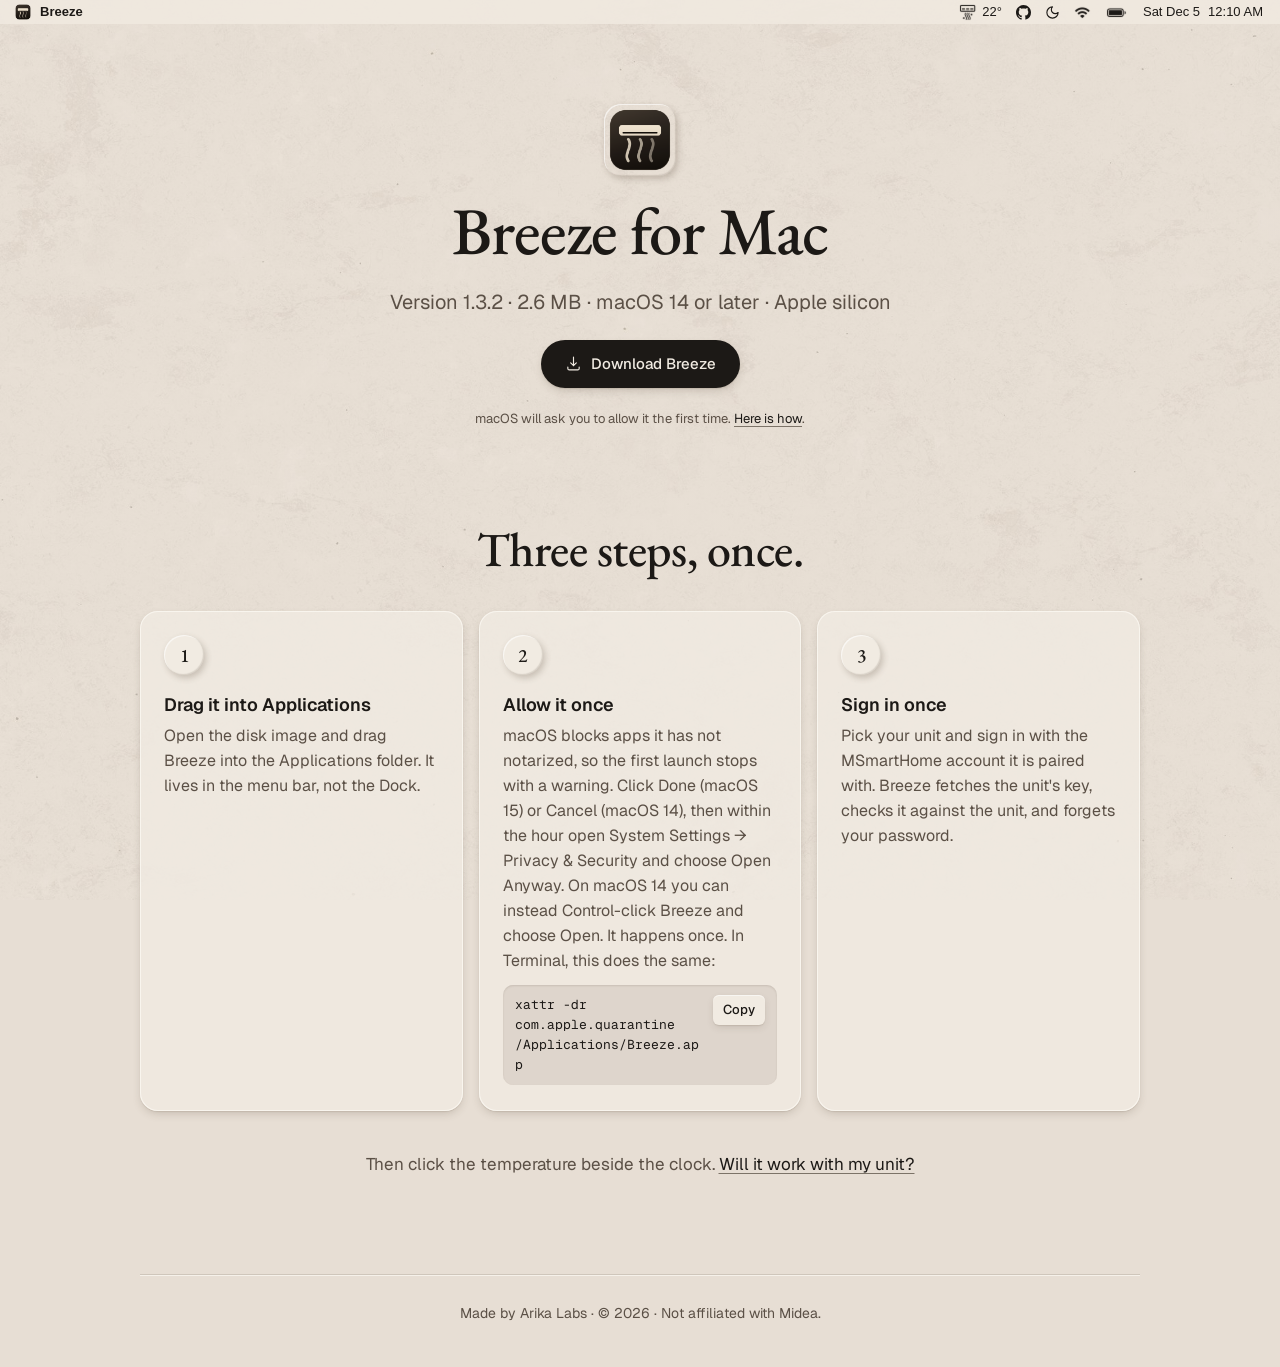
<file: site/download.html>
<!doctype html>
<html lang="en">
<head>
<meta charset="utf-8">
<meta name="viewport" content="width=device-width, initial-scale=1, viewport-fit=cover">
<title>Download Breeze</title>
<meta name="description" content="Download Breeze for Mac and install it in three steps.">
<link rel="icon" href="assets/icon.png" type="image/png">
<link rel="apple-touch-icon" href="assets/icon.png">
<meta property="og:type" content="website">
<meta property="og:title" content="Download Breeze">
<meta property="og:description" content="Breeze for Mac: three steps, once. macOS 14 or later, Apple silicon.">
<meta property="og:url" content="https://breeze.arikalabs.com/download">
<meta property="og:image" content="https://breeze.arikalabs.com/assets/icon.png">
<meta name="twitter:card" content="summary">
<link rel="stylesheet" href="https://fonts.googleapis.com/css2?family=EB+Garamond:ital,wght@0,400;0,500;1,400;1,500&family=Geist:wght@400;500;600&family=Geist+Mono&display=swap">
<link rel="stylesheet" href="assets/site.css">
<style>
/* The stone is painted here, in the page, so its relative paths resolve against the document in every browser; the scan shows at four tenths under a wash of the ground colour. */
:root{--stone:url("assets/stone-light.jpg")}
@media (prefers-color-scheme:dark){ :root:not([data-theme="light"]){--stone:url("assets/stone-dark.jpg")} }
:root[data-theme="dark"]{--stone:url("assets/stone-dark.jpg")}
body{background:linear-gradient(var(--wash),var(--wash)) 0 0 / 100% 100% fixed,var(--stone) 0 0 / 1400px repeat fixed var(--surface)}
.sheet{background:linear-gradient(var(--wash),var(--wash)),var(--stone) center / 1400px var(--surface)}
</style>
</head>
<body>
<script>(function(){try{var s=localStorage.getItem('breeze-theme');document.documentElement.setAttribute('data-theme',(s==='light'||s==='dark')?s:(window.matchMedia&&matchMedia('(prefers-color-scheme: dark)').matches?'dark':'light'));}catch(e){}})();</script>
<svg width="0" height="0" style="position:absolute" aria-hidden="true">
  <defs>
    <symbol id="i-sun" viewBox="0 0 24 24"><circle cx="12" cy="12" r="4"/><path d="M12 2v2M12 20v2M4.93 4.93l1.41 1.41M17.66 17.66l1.41 1.41M2 12h2M20 12h2M6.34 17.66l-1.41 1.41M19.07 4.93l-1.41 1.41"/></symbol>
    <symbol id="i-moon" viewBox="0 0 24 24"><path d="M12 3a6 6 0 0 0 9 9 9 9 0 1 1-9-9Z"/></symbol>
    <symbol id="i-down" viewBox="0 0 24 24"><path d="M12 3v12m0 0 4-4m-4 4-4-4M4 17v2a2 2 0 0 0 2 2h12a2 2 0 0 0 2-2v-2"/></symbol>
  </defs>
</svg>

<header class="top">
  <a class="app" href="/"><img src="assets/icon.png" width="18" height="18" alt="">Breeze</a>
  <a class="it mb-status" href="/" aria-label="Breeze, 22°. Open the panel" title="Open Breeze"><i class="sym s-ac" aria-hidden="true"></i><span>22°</span></a>
  <a class="it" href="https://github.com/ArikaLabs/Breeze" aria-label="Breeze on GitHub" title="GitHub"><svg viewBox="0 0 16 16" fill="currentColor" aria-hidden="true"><path d="M8 0C3.58 0 0 3.58 0 8c0 3.54 2.29 6.53 5.47 7.59.4.07.55-.17.55-.38 0-.19-.01-.82-.01-1.49-2.01.37-2.53-.49-2.69-.94-.09-.23-.48-.94-.82-1.13-.28-.15-.68-.52-.01-.53.63-.01 1.08.58 1.23.82.72 1.21 1.87.87 2.33.66.07-.52.28-.87.51-1.07-1.78-.2-3.64-.89-3.64-3.95 0-.87.31-1.59.82-2.15-.08-.2-.36-1.02.08-2.12 0 0 .67-.21 2.2.82.64-.18 1.32-.27 2-.27.68 0 1.36.09 2 .27 1.53-1.04 2.2-.82 2.2-.82.44 1.1.16 1.92.08 2.12.51.56.82 1.27.82 2.15 0 3.07-1.87 3.75-3.65 3.95.29.25.54.73.54 1.48 0 1.07-.01 1.93-.01 2.2 0 .21.15.46.55.38A8.013 8.013 0 0 0 16 8c0-4.42-3.58-8-8-8z"/></svg></a>
  <button class="it" id="theme" type="button" aria-label="Switch to the dark theme">
    <svg class="only-light" fill="none" stroke="currentColor" stroke-width="1.8" stroke-linecap="round" stroke-linejoin="round" aria-hidden="true"><use href="#i-moon"/></svg>
    <svg class="only-dark" fill="none" stroke="currentColor" stroke-width="1.8" stroke-linecap="round" stroke-linejoin="round" aria-hidden="true"><use href="#i-sun"/></svg>
  </button>
  <span class="it" aria-hidden="true"><i class="sym s-wifi"></i></span>
  <span class="it" aria-hidden="true"><i class="sym s-battery"></i></span>
  <span class="it clock"><span class="date" id="clockDate"></span><span id="clockTime"></span></span>
</header>

<main id="top">
  <section class="dl">
    <div class="wrap">
      <div class="center">
        <img class="icon" src="assets/icon.png" width="72" height="72" alt="">
        <h1>Breeze for Mac</h1>
        <p class="lede">Version 1.3.2 · 2.6 MB · macOS 14 or later · Apple silicon</p>
        <a class="btn btn-primary" href="https://github.com/ArikaLabs/Breeze/releases/latest/download/Breeze.dmg"><svg fill="none" stroke="currentColor" stroke-width="1.6" stroke-linecap="round" stroke-linejoin="round" aria-hidden="true"><use href="#i-down"/></svg>Download Breeze</a>
        <p class="fine">macOS will ask you to allow it the first time. <a class="u" href="#allow">Here is how</a>.</p>
      </div>
    </div>
  </section>

  <section class="steps">
    <div class="wrap">
      <h2 class="steps-title">Three steps, once.</h2>
      <ol class="steplist">
        <li>
          <span class="n">1</span>
          <div><h3>Drag it into Applications</h3><p>Open the disk image and drag Breeze into the Applications folder. It lives in the menu bar, not the Dock.</p></div>
        </li>
        <li id="allow">
          <span class="n">2</span>
          <div><h3>Allow it once</h3><p>macOS blocks apps it has not notarized, so the first launch stops with a warning. Click Done (macOS 15) or Cancel (macOS 14), then within the hour open System Settings → Privacy &amp; Security and choose Open Anyway. On macOS 14 you can instead Control-click Breeze and choose Open. It happens once. In Terminal, this does the same:</p><div class="cmd"><code id="xattr">xattr -dr com.apple.quarantine /Applications/Breeze.app</code><button type="button" id="copy" aria-label="Copy command">Copy</button></div></div>
        </li>
        <li>
          <span class="n">3</span>
          <div><h3>Sign in once</h3><p>Pick your unit and sign in with the MSmartHome account it is paired with. Breeze fetches the unit's key, checks it against the unit, and forgets your password.</p></div>
        </li>
      </ol>
      <p class="after">Then click the temperature beside the clock. <a class="u" href="/#models">Will it work with my unit?</a></p>
    </div>
  </section>
</main>

<footer>
  <div class="wrap">
    <p class="row">Made by Arika Labs · © 2026 · Not affiliated with Midea.</p>
  </div>
</footer>

<script src="assets/site.js"></script>
</body>
</html>
</file>
<file: site/assets/site.css>
/* One column of stone, one product picture, as few words as the facts allow. Travertine by day, Basalt by night. */
:root{
  --surface:#e7ded4; --raised:#f1ebe2; --sunken:#dcd3c9; --selected:#d4cbc0;
  --line:#cfc6bb; --line-strong:#7c7368; --ink:#1c1916; --ink-muted:#5b5046;
  --primary:#1c1916; --on-primary:#f1ebe2; --success:#355e41; --warning:#6f510b; --danger:#93361f;
  --edge:rgba(255,253,248,.62); --daylight:rgba(255,251,243,.6); --scrim:rgba(28,25,22,.4);
  --shadow-raised:inset 0 1px 0 rgba(255,255,255,.55),0 1px 1px rgba(74,58,40,.10),0 3px 8px -2px rgba(74,58,40,.18);
  --shadow-float:0 2px 4px rgba(74,58,40,.08),0 24px 56px -16px rgba(74,58,40,.35);
  --shadow-inset:inset 0 1px 2px rgba(74,58,40,.14);
  --shadow-relief:inset 1px 1px 0 rgba(255,255,255,.6),inset -1px -1px 1px rgba(74,58,40,.14),2px 3px 6px rgba(74,58,40,.24);
  --shadow-key:0 1px 1px rgba(74,58,40,.10),0 4px 10px -2px rgba(74,58,40,.22);
  --wash:rgba(231,222,212,.6); --pop-edge:rgba(74,58,40,.14);
  --font-display:"EB Garamond","Iowan Old Style",Georgia,serif;
  --font-sans:Geist,ui-sans-serif,system-ui,-apple-system,"Helvetica Neue",sans-serif;
  --font-mono:"Geist Mono",ui-monospace,SFMono-Regular,Menlo,monospace;
  color-scheme:light;
}
@media (prefers-color-scheme:dark){ :root:not([data-theme="light"]){
  --surface:#130f0a; --raised:#1e1812; --sunken:#0b0805; --selected:#2f261b;
  --line:#352c22; --line-strong:#83715b; --ink:#e6d9c5; --ink-muted:#b7a58c;
  --primary:#e6d9c5; --on-primary:#130f0a; --success:#93c3a1; --warning:#d9b266; --danger:#e8907c;
  --edge:rgba(255,240,220,.07); --daylight:rgba(232,223,209,.05); --scrim:rgba(0,0,0,.6);
  --shadow-raised:inset 0 1px 0 rgba(255,240,220,.06),0 1px 1px rgba(0,0,0,.5),0 3px 8px -2px rgba(0,0,0,.6);
  --shadow-float:0 2px 4px rgba(0,0,0,.5),0 28px 64px -16px rgba(0,0,0,.9);
  --shadow-inset:inset 0 1px 2px rgba(0,0,0,.7);
  --shadow-relief:inset 1px 1px 0 rgba(255,240,220,.08),inset -1px -1px 1px rgba(0,0,0,.5),2px 3px 8px rgba(0,0,0,.7);
  --shadow-key:0 1px 1px rgba(0,0,0,.5),0 4px 10px -2px rgba(0,0,0,.6);
  --wash:rgba(19,15,10,.62); --pop-edge:rgba(255,240,220,.22);
  color-scheme:dark;
}}
:root[data-theme="dark"]{
  --surface:#130f0a; --raised:#1e1812; --sunken:#0b0805; --selected:#2f261b;
  --line:#352c22; --line-strong:#83715b; --ink:#e6d9c5; --ink-muted:#b7a58c;
  --primary:#e6d9c5; --on-primary:#130f0a; --success:#93c3a1; --warning:#d9b266; --danger:#e8907c;
  --edge:rgba(255,240,220,.07); --daylight:rgba(232,223,209,.05); --scrim:rgba(0,0,0,.6);
  --shadow-raised:inset 0 1px 0 rgba(255,240,220,.06),0 1px 1px rgba(0,0,0,.5),0 3px 8px -2px rgba(0,0,0,.6);
  --shadow-float:0 2px 4px rgba(0,0,0,.5),0 28px 64px -16px rgba(0,0,0,.9);
  --shadow-inset:inset 0 1px 2px rgba(0,0,0,.7);
  --shadow-relief:inset 1px 1px 0 rgba(255,240,220,.08),inset -1px -1px 1px rgba(0,0,0,.5),2px 3px 8px rgba(0,0,0,.7);
  --shadow-key:0 1px 1px rgba(0,0,0,.5),0 4px 10px -2px rgba(0,0,0,.6);
  --wash:rgba(19,15,10,.62); --pop-edge:rgba(255,240,220,.22);
  color-scheme:dark;
}

*{box-sizing:border-box}
html{scroll-behavior:smooth}
body{margin:0;background:var(--surface);color:var(--ink);font:400 17px/27px var(--font-sans);-webkit-font-smoothing:antialiased;overflow-x:hidden}
img{max-width:100%;display:block}
a{color:inherit;text-decoration:none}
button{font:inherit;color:inherit}
a:focus-visible,button:focus-visible,summary:focus-visible{outline:2px solid var(--ink);outline-offset:3px;border-radius:8px}
.wrap{max-width:1040px;margin:0 auto;padding-inline:20px}
h1,h2,h3{margin:0;font-family:var(--font-display);font-weight:500;text-wrap:balance}
h1{font-size:clamp(40px,7.2vw,80px);line-height:1;letter-spacing:-.015em}
h1 em{font-style:italic;font-weight:400}
h2{font-size:clamp(32px,4.4vw,48px);line-height:1.08;letter-spacing:-.01em}
p{margin:0}
.fine{font-size:13px;line-height:18px;color:var(--ink-muted);text-wrap:balance}
.fine b{font-weight:500;color:var(--ink)}
.fine a{color:var(--ink)}
code{font-family:var(--font-mono);font-size:.86em}
.u{text-decoration:underline;text-underline-offset:3px;text-decoration-color:var(--line-strong)}
.u:hover{text-decoration-color:currentColor}

/* Theme-dependent pieces. The script sets data-theme to the resolved value before first paint; the media rules cover no-script. */
.only-dark{display:none}
:root[data-theme="dark"] .only-light{display:none}
:root[data-theme="dark"] .only-dark{display:block}
@media (prefers-color-scheme:dark){
  :root:not([data-theme="light"]) .only-light{display:none}
  :root:not([data-theme="light"]) .only-dark{display:block}
}

/* The menu bar. The page is the desktop, so the bar is the Mac's: 24 points, the app on the left, the status items on the right. */
.top{position:sticky;top:0;z-index:20;height:24px;display:flex;align-items:center;padding:0 10px 0 14px;font:400 13px/24px -apple-system,BlinkMacSystemFont,"SF Pro Text",sans-serif;color:var(--ink);background:color-mix(in oklab,var(--raised) 78%,transparent);backdrop-filter:blur(24px) saturate(1.4);-webkit-backdrop-filter:blur(24px) saturate(1.4);box-shadow:0 1px 0 transparent,0 2px 0 transparent;transition:box-shadow .2s ease}
.top.scrolled{box-shadow:0 1px 0 var(--line),0 2px 0 var(--edge)}
.top .app{display:inline-flex;align-items:center;gap:8px;height:24px;margin-right:auto;font-weight:700;color:inherit}
.top .app img{width:18px;height:18px;border-radius:4px}
.top .it{display:inline-flex;align-items:center;gap:4px;height:22px;padding:0 7px;border-radius:4px;border:0;background:none;color:inherit;cursor:default;font:inherit;font-variant-numeric:tabular-nums;white-space:nowrap}
.top button.it:hover,.top a.it:hover{background:color-mix(in oklab,var(--ink) 8%,transparent)}
.top .it:focus-visible{outline:2px solid var(--ink);outline-offset:-2px}
.top .it svg{width:15px;height:15px}
.top .mb-status{font-weight:500}
.top .mb-status.open{background:color-mix(in oklab,var(--ink) 14%,transparent)}
.top .clock{gap:8px;padding-left:8px}
@media (max-width:719px){ .top .date{display:none} .top .it{padding:0 5px} .top{padding:0 6px 0 10px} }

.btn{display:inline-flex;align-items:center;justify-content:center;gap:9px;height:48px;padding:0 24px;border-radius:999px;border:0;font:500 15px/20px var(--font-sans);white-space:nowrap;cursor:pointer;transition:transform .12s ease,box-shadow .12s ease,filter .12s ease}
.btn-primary{background:var(--primary);color:var(--on-primary);box-shadow:var(--shadow-key)}
.btn-primary:hover{filter:brightness(1.08)}
.btn-secondary{background:color-mix(in oklab,var(--raised) 85%,transparent);color:var(--ink);box-shadow:inset 0 0 0 1px var(--edge),var(--shadow-raised)}
.btn-secondary:hover{background:var(--raised)}
.btn:active{transform:translateY(1px);box-shadow:var(--shadow-inset)}
.btn svg{width:17px;height:17px}
.btn.sm{height:38px;padding:0 16px;font-size:14px}

/* Hero: the words on the left; the panel hangs from the menu bar on the right, a real popover on the desktop. */
.hero{position:relative;padding-top:80px;min-height:620px;text-align:center}
.hero .wrap{max-width:1120px}
.hero .copy{display:grid;justify-items:center;gap:24px;max-width:760px;margin:0 auto}
.icon{width:72px;height:72px;border-radius:17px;box-shadow:var(--shadow-relief)}
h1{font-size:clamp(40px,5.2vw,72px)}
.lede{font-size:clamp(17px,1.7vw,20px);line-height:1.55;color:var(--ink-muted);max-width:32em}
.cta{display:flex;flex-wrap:wrap;justify-content:center;gap:12px;margin-top:4px}
.pop-wrap{position:absolute;top:14px;left:0;width:372px;height:541px;z-index:15}
.pop-wrap::before{content:"";position:absolute;z-index:-1;left:50%;top:50%;width:1000px;height:1000px;margin:-500px 0 0 -500px;pointer-events:none;background:radial-gradient(closest-side,var(--daylight),transparent 72%)}
.pop-scale{position:absolute;left:0;top:0;width:372px;height:541px;transform-origin:top left}
.pop{position:absolute;left:0;top:0;z-index:1;width:372px;height:541px;border-radius:11px;overflow:hidden;box-shadow:0 10px 36px rgba(0,0,0,.28);transform-origin:var(--ax,50%) 0;transition:opacity .18s ease,transform .18s ease,visibility 0s}
.pop-arrow{position:absolute;top:-12px;left:calc(var(--ax,186px) - 13px);width:26px;height:12px;z-index:2;pointer-events:none;transform-origin:50% 100%;transition:opacity .18s ease,transform .18s ease,visibility 0s}
.pop-arrow::before{content:"";position:absolute;inset:0;background:var(--pop-edge);clip-path:polygon(50% 0,100% 100%,0 100%)}
.pop-arrow::after{content:"";position:absolute;left:1.2px;right:1.2px;top:1.6px;bottom:-1px;background:var(--surface);clip-path:polygon(50% 0,100% 100%,0 100%)}
.pop.hide,.pop-arrow.hide{opacity:0;visibility:hidden;transform:scale(.94);transition:opacity .15s ease,transform .15s ease,visibility 0s .15s}
.pop .bz{border-radius:11px}
@media (max-width:899px){
  .hero{min-height:0;padding-top:48px}
  .pop-wrap{position:relative;top:auto;left:auto!important;margin:48px auto 0;width:min(372px,100%)}
  .pop-arrow{display:none}
}
@media (max-width:719px){ .hero{padding-top:40px} }

/* Three reasons, then the rest in a sentence. */
section{padding-top:136px}
@media (max-width:719px){ section{padding-top:88px} }
.why h2{text-align:center;max-width:13em;margin:0 auto 64px}
.three{display:grid;grid-template-columns:repeat(3,minmax(0,1fr));gap:48px 40px}
@media (max-width:719px){ .three{grid-template-columns:1fr;gap:44px} .why h2{margin-bottom:48px} }
.feature{display:grid;justify-items:center;gap:14px;text-align:center}
.relief{width:52px;height:52px;border-radius:14px;background:var(--raised);box-shadow:var(--shadow-relief);display:grid;place-items:center;color:var(--ink)}
.relief svg{width:22px;height:22px}
.feature h3{font-family:var(--font-sans);font-size:19px;line-height:26px;font-weight:600;letter-spacing:-.01em;max-width:14em}
.feature p{color:var(--ink-muted);font-size:16px;line-height:25px;max-width:21em}

/* Questions: four, folded. */
.faq .inner{max-width:680px;margin:0 auto}
.faq h2{text-align:center;margin-bottom:36px}
details{border-top:1px solid var(--line);box-shadow:inset 0 1px 0 var(--edge)}
details:last-of-type{border-bottom:1px solid var(--line)}
summary{list-style:none;cursor:pointer;display:flex;align-items:center;justify-content:space-between;gap:16px;padding:20px 0;font:500 18px/26px var(--font-sans)}
summary::-webkit-details-marker{display:none}
summary .pm{flex:none;width:28px;height:28px;border-radius:50%;display:grid;place-items:center;color:var(--ink-muted);background:var(--raised);box-shadow:var(--shadow-raised)}
summary .pm svg{width:12px;height:12px;transition:transform .18s ease}
details[open] summary .pm svg{transform:rotate(45deg)}
details .a{padding:0 44px 24px 0;color:var(--ink-muted);font-size:16px;line-height:26px;display:grid;gap:12px}
details .a a{color:var(--ink)}
.cmd{display:flex;align-items:center;gap:12px;padding:10px 12px;border-radius:10px;background:color-mix(in oklab,var(--sunken) 85%,transparent);box-shadow:var(--shadow-inset);min-width:0}
.cmd code{flex:1;min-width:0;overflow-x:auto;white-space:nowrap;font-size:13px;color:var(--ink)}
.cmd button{height:30px;padding:0 10px;border:0;border-radius:6px;background:var(--raised);color:var(--ink);font:500 13px/18px var(--font-sans);box-shadow:var(--shadow-raised);cursor:pointer}
.cmd button:active{box-shadow:var(--shadow-inset)}

/* Closing */
.closing{padding-bottom:128px;text-align:center}
.closing .center{display:grid;justify-items:center;gap:24px}
@media (max-width:719px){ .closing{padding-bottom:88px} }

footer .row{margin:0;padding:28px 0 44px;border-top:1px solid var(--line);box-shadow:inset 0 1px 0 var(--edge);font-size:14px;line-height:20px;color:var(--ink-muted);text-align:center}

/* The models sheet: a slab of the same stone, lifted. */
dialog{border:0;padding:0;margin:auto;background:transparent;width:min(720px,calc(100vw - 32px));max-height:calc(100vh - 48px);color:var(--ink)}
dialog::backdrop{background:var(--scrim);backdrop-filter:blur(8px);-webkit-backdrop-filter:blur(8px)}
.sheet{background:var(--surface);border-radius:22px;box-shadow:inset 0 0 0 1px var(--edge),var(--shadow-float);padding:32px 36px 28px;max-height:calc(100vh - 48px);overflow:auto;overscroll-behavior:contain}
@media (max-width:719px){ .sheet{padding:24px 20px 20px} }
.sheet-head{display:flex;align-items:flex-start;justify-content:space-between;gap:16px;margin-bottom:14px}
.sheet h2{font-size:30px;line-height:36px}
.sheet h2:focus{outline:0}
.close{flex:none;width:36px;height:36px;border:0;border-radius:50%;background:var(--raised);box-shadow:var(--shadow-raised);display:grid;place-items:center;cursor:pointer;color:var(--ink-muted);margin:-4px -8px 0 0}
.close:hover{color:var(--ink)}
.close svg{width:14px;height:14px}
.sheet p{color:var(--ink-muted);font-size:16px;line-height:26px}
.sheet p + p{margin-top:10px}
.table-wrap{overflow-x:auto;margin-top:22px}
table{width:100%;border-collapse:collapse;font-size:15px;line-height:22px}
th{text-align:left;font-size:11px;line-height:16px;font-weight:500;letter-spacing:.2em;text-transform:uppercase;color:var(--ink-muted);padding:0 12px 10px 0;border-bottom:1px solid var(--line)}
td{vertical-align:top;padding:14px 12px 14px 0;border-bottom:1px solid var(--line)}
td:last-child,th:last-child{padding-right:0;white-space:nowrap}
.status{display:inline-flex;align-items:center;gap:8px;font-weight:500;white-space:nowrap}
.status::before{content:"";width:8px;height:8px;border-radius:50%;background:currentColor;flex:none}
.s-yes{color:var(--success)}
.s-likely{color:var(--success)} .s-likely::before{background:transparent;box-shadow:inset 0 0 0 1.5px currentColor}
.s-maybe{color:var(--warning)}
.s-no{color:var(--danger)}
.sheet .note{margin-top:18px;font-size:14px;line-height:22px}

@media (prefers-reduced-motion:reduce){ *{transition:none!important} html{scroll-behavior:auto} }

/* SF Symbols for the menu bar, exported from the system at 2x and inlined. */
.sym{display:inline-block;flex:none;background:currentColor;-webkit-mask-image:var(--i);-webkit-mask-size:100% 100%;-webkit-mask-repeat:no-repeat;-webkit-mask-position:center;mask-image:var(--i);mask-size:100% 100%;mask-repeat:no-repeat;mask-position:center}
.s-ac{--i:url([data-uri]);width:20px;height:18px}
.s-wifi{--i:url([data-uri]);width:17px;height:13px}
.s-battery{--i:url([data-uri]);width:23px;height:11px}

/* Download page */
.dl{padding-top:80px;text-align:center}
.dl .center{display:grid;justify-items:center;gap:22px;max-width:640px;margin:0 auto}
.dl .lede{max-width:none}
.steps{padding-top:96px;padding-bottom:96px}
.steps-title{text-align:center;margin-bottom:36px}
.steplist{list-style:none;margin:0 auto;padding:0;max-width:1040px;display:grid;grid-template-columns:repeat(3,minmax(0,1fr));gap:16px;align-items:stretch}
.steplist li{display:grid;grid-template-rows:auto 1fr;gap:18px;padding:24px 24px 26px;border-radius:18px;background:color-mix(in oklab,var(--raised) 82%,transparent);box-shadow:inset 0 0 0 1px var(--edge),var(--shadow-key);scroll-margin-top:48px}
.steplist .n{width:40px;height:40px;border-radius:50%;display:grid;place-items:center;font:500 19px/1 var(--font-display);background:var(--raised);box-shadow:var(--shadow-relief)}
.steplist h3{font-family:var(--font-sans);font-size:18px;line-height:24px;font-weight:600;margin:0 0 6px}
.steplist p{color:var(--ink-muted);font-size:16px;line-height:25px}
.steplist .cmd{margin-top:12px;align-items:flex-start}
.steplist .cmd code{white-space:normal;overflow-wrap:anywhere;line-height:20px}
@media (max-width:899px){ .steplist{grid-template-columns:1fr;max-width:680px} }
.after{margin:40px auto 0;max-width:680px;text-align:center;color:var(--ink-muted)}
.after a{color:var(--ink)}
@media (max-width:719px){ .steps{padding-top:64px} .steplist li{padding:20px 18px 22px} }
</file>
